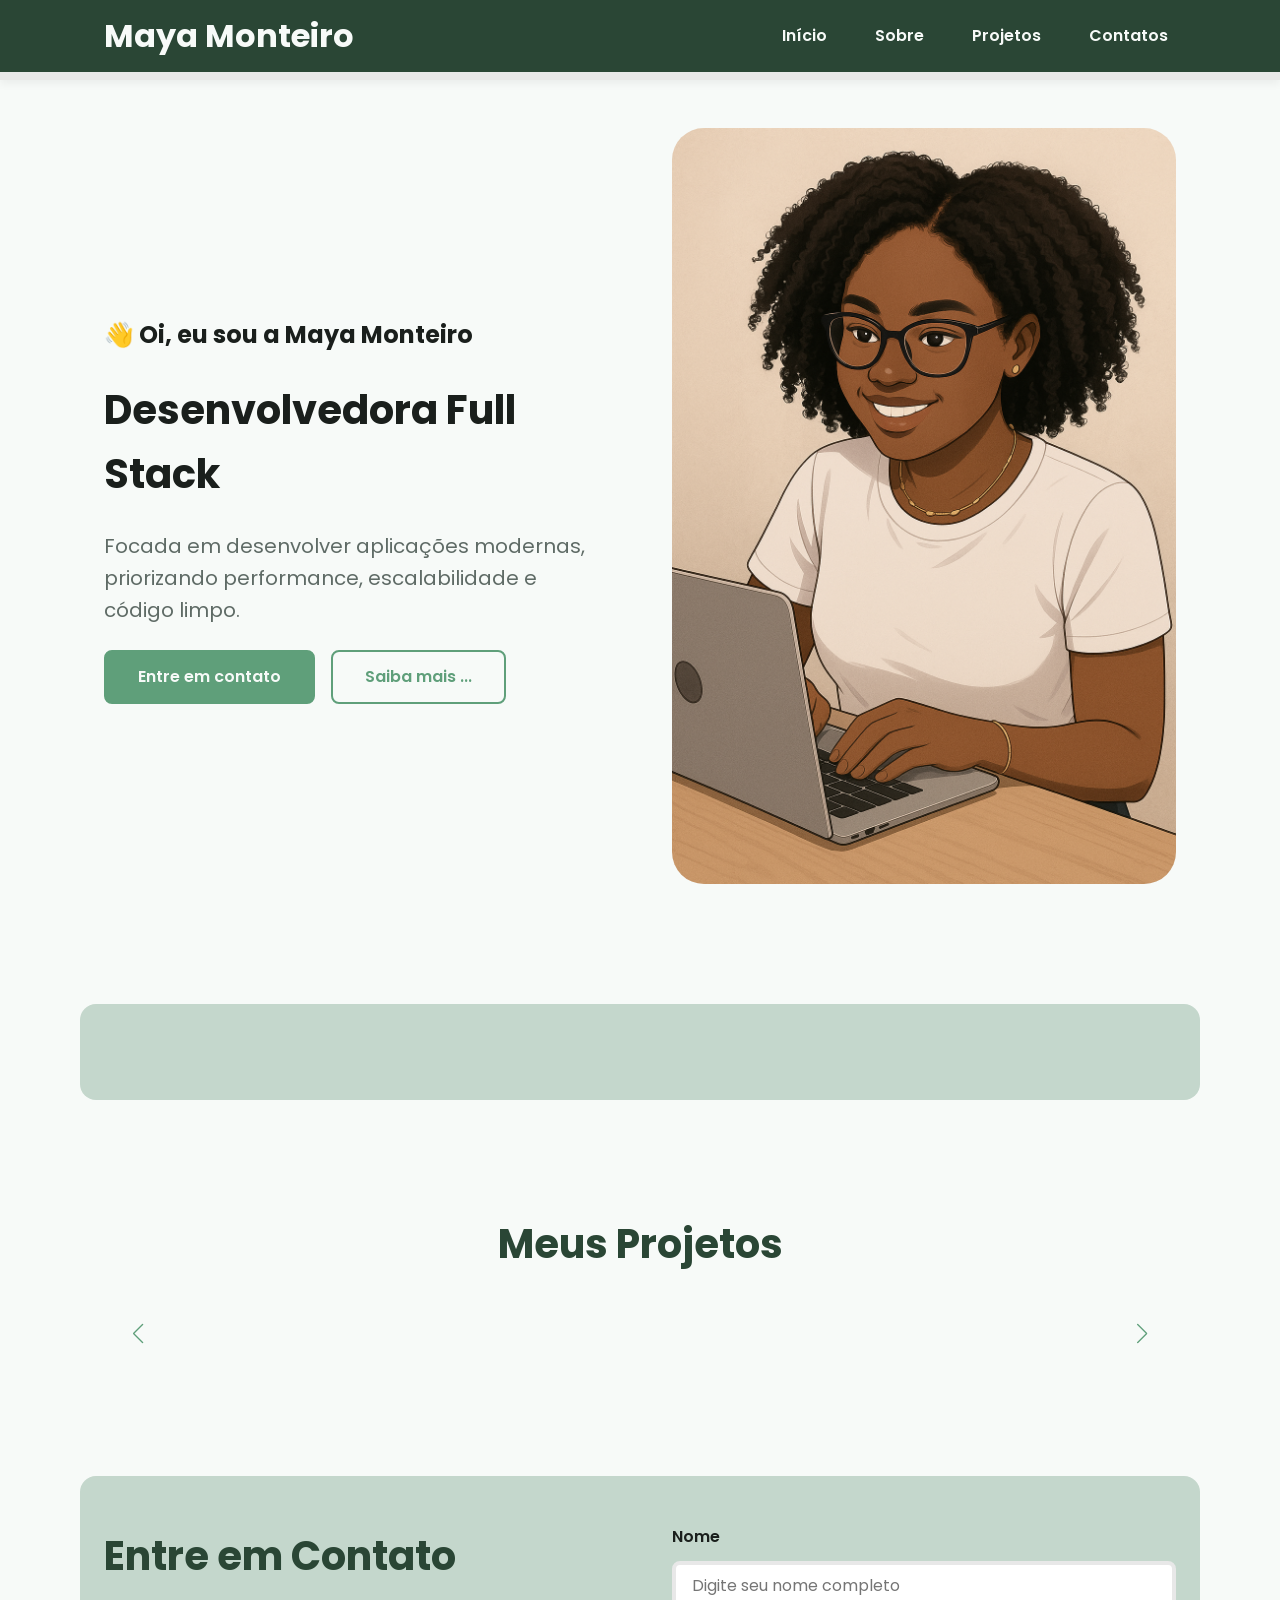
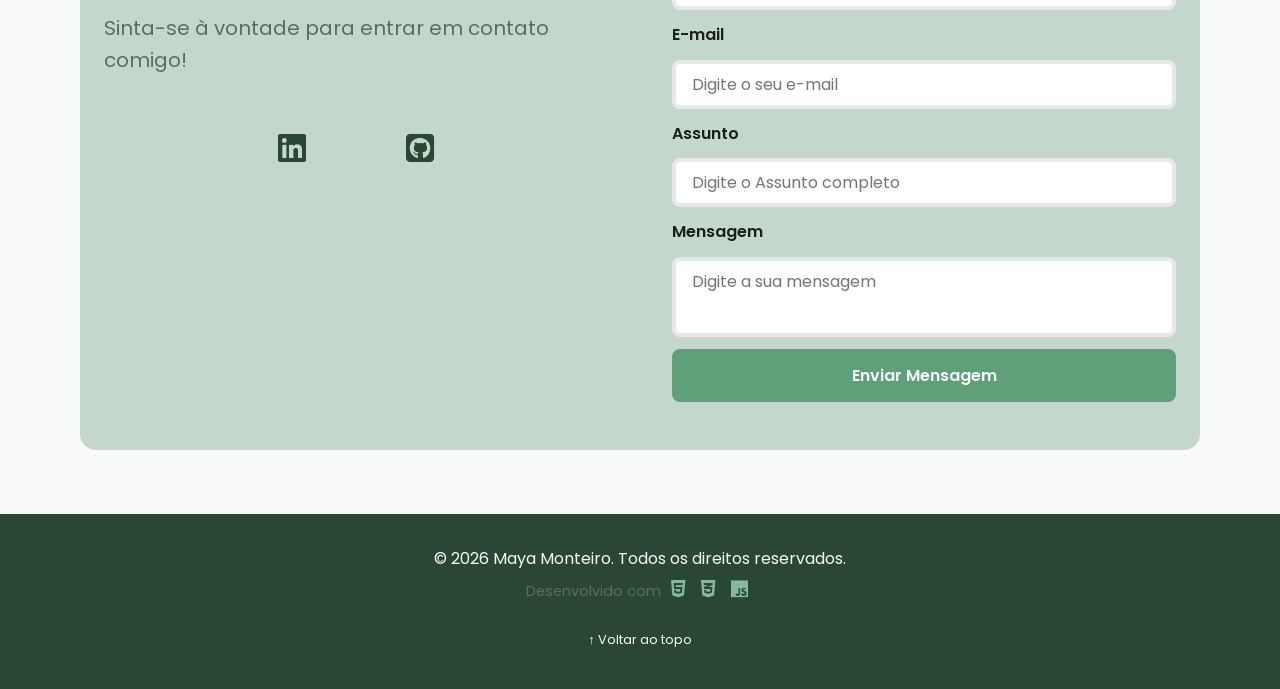
<file: index.html>
<!doctype html>
<html lang="pt-br">

<head>

    <!-- Fontes do Google -->
    <link rel="preconnect" href="https://fonts.googleapis.com">
    <link rel="preconnect" href="https://fonts.gstatic.com" crossorigin>

    <!-- Fonte do Google - Poppins -->
    <link href="https://fonts.googleapis.com/css2?family=Poppins&display=swap" rel="stylesheet">

    <!-- Font Awesome -->
    <link rel="stylesheet" href="https://cdnjs.cloudflare.com/ajax/libs/font-awesome/6.5.0/css/all.min.css">

    <!-- SWIPER CSS -->
    <link rel="stylesheet" href="https://cdn.jsdelivr.net/npm/swiper@11/swiper-bundle.min.css">

    <meta charset="UTF-8" />
    <meta name="viewport" content="width=device-width, initial-scale=1.0" />
    <meta name=" author" content="Maya Monteiro" />
    <meta name="description"
        content="Blog Pessoal Maya Monteiro, desenvolvedor Full Stack especializado em criar experiências digitais incríveis. Conheça meus projetos e entre em contato." />
    <meta name="robots" content="index,follow" />

    <link rel="icon" type="image/svg+xml" href="./assets/img/favicon.svg" />

    <link rel="stylesheet" href="./assets/css/style.css">

    <title>Mayara Monteiro</title>
</head>

<body id="topo">
    <!-- Cabeçalho -->
    <header>

        <div class="menu-content">
            <!-- Título -->
            <a href="index.html" id="titulo">Maya Monteiro</a>

            <!-- Navegação MENU -->
            <nav>
                <ul class="menu-list">
                    <li><a href="#hero">Início</a></li>
                    <li><a href="#about">Sobre</a></li>
                    <li><a href="#projects">Projetos</a></li>
                    <li><a href="#contact">Contatos</a></li>
                </ul>
            </nav>

        </div>

    </header>

    <!-- Seção Principal -->
    <main>

        <!--HERO-->
        <section id="hero" class="section-container hero-container">

            <article class="hero-content">
                <span>👋 Oi, eu sou a Maya Monteiro</span>
                <h1>Desenvolvedora Full Stack</h1>
                <p>Focada em desenvolver aplicações modernas,
                    priorizando performance, escalabilidade e código limpo.</p>

                <div class="buttons-container">
                    <a href="#contact" class="botao">Entre em contato</a>
                    <a href="#about" class="botao-outline"> Saiba mais ...</a>
                </div>
            </article>

            <!-- Img HERO -->
            <figure class="hero-image">
                <picture>
                    <!-- Mobile -->
                    <source media="(max-width: 480px)" srcset="./assets/img/Mayara-TI-horizontal.png">

                    <!-- Web -->
                    <img src="./assets/img/Mayara-TI.png" alt="Foto do autor do site" class="float-animation">
                </picture>

            </figure>
        </section>

        <!--ABOUT-->
        <section id="about" class="section-container about-container">


        </section>

        <!--PROJECTS-->
        <section id="projects" class="section-container projects-container">

            <h2>Meus Projetos</h2>

            <!-- Swiper Container -->
            <div class="swiper projects-swiper">
                <div class="swiper-wrapper">
                </div>

                <!-- Botões de Navegação -->
                <div class="swiper-button-prev"></div>
                <div class="swiper-button-next"></div>

                <!-- paginação -->
                <div class="swiper-pagination"></div>
            </div>
        </section>

        <!--CONTACT-->
        <section id="contact" class="section-container contact-container">

            <!-- Redes adicionais -->

            <article class="contact-info">
                <h2> Entre em Contato</h2>
                <p>Sinta-se à vontade para entrar em contato comigo!</p>

                <div class="social-container">
                    <a href="#" target="_blank" class="social-icon" aria-label="Linkedin">
                        <i class="fa-brands fa-linkedin"></i>

                    </a>

                    <a href="#" target="_blank" class="social-icon" aria-label="GitHub">
                        <i class="fa-brands fa-square-github"></i>
                    </a>
                </div>
            </article>

            <!-- Formulário de Contato -->
            <form id="formulario" action="https://formsubmit.co/79f89d1d0f115ae3ab9b73da77f4c73d" method="POST">

                <input type="hidden" name="_next" value="https://dev-portfolio-eight-chi.vercel.app/success.html">
                <input type="hidden" name="_captcha" value="false">

                <label for="nome">Nome</label>
                <input id="nome" name="nome" type="text" placeholder="Digite seu nome completo">
                <span id="erro-nome"></span>

                <label for="email">E-mail</label>
                <input id="email" name="email" type="text" placeholder="Digite o seu e-mail">
                <span id="erro-email"></span>

                <label for="assunto">Assunto</label>
                <input id="assunto" name="assunto" type="text" placeholder="Digite o Assunto completo">
                <span id="erro-assunto"></span>

                <label for="mensagem">Mensagem</label>
                <textarea id="mensagem" name="mensagem" placeholder="Digite a sua mensagem"></textarea>
                <span id="erro-mensagem"></span>

                <button class="botao" type="submit">Enviar Mensagem</button>

            </form>
        </section>


    </main>

    <!-- Rodapé -->
    <footer class="footer">
        <div class="footer-bottom">

            <div class="footer-divisao"></div>

            <div class="footer-bottom-content">

                <p>&copy; 2026 Maya Monteiro. Todos os direitos reservados.</p>

                <p class="footer-dev">
                    Desenvolvido com
                    <i class="fa-brands fa-html5"></i>
                    <i class="fa-brands fa-css3-alt"></i>
                    <i class="fa-brands fa-js"></i>
                </p>

                <a href="#topo" class="footer-topo">↑ Voltar ao topo</a>

            </div>
        </div>
    </footer>

    <!-- JS PRINCIPAL DA PÁGINA -->
    <script src="./assets/js/script.js"></script>
    <!-- SWIPER JS -->
    <script src="https://cdn.jsdelivr.net/npm/swiper@11/swiper-bundle.min.js"></script>
</body>

</html>
</file>
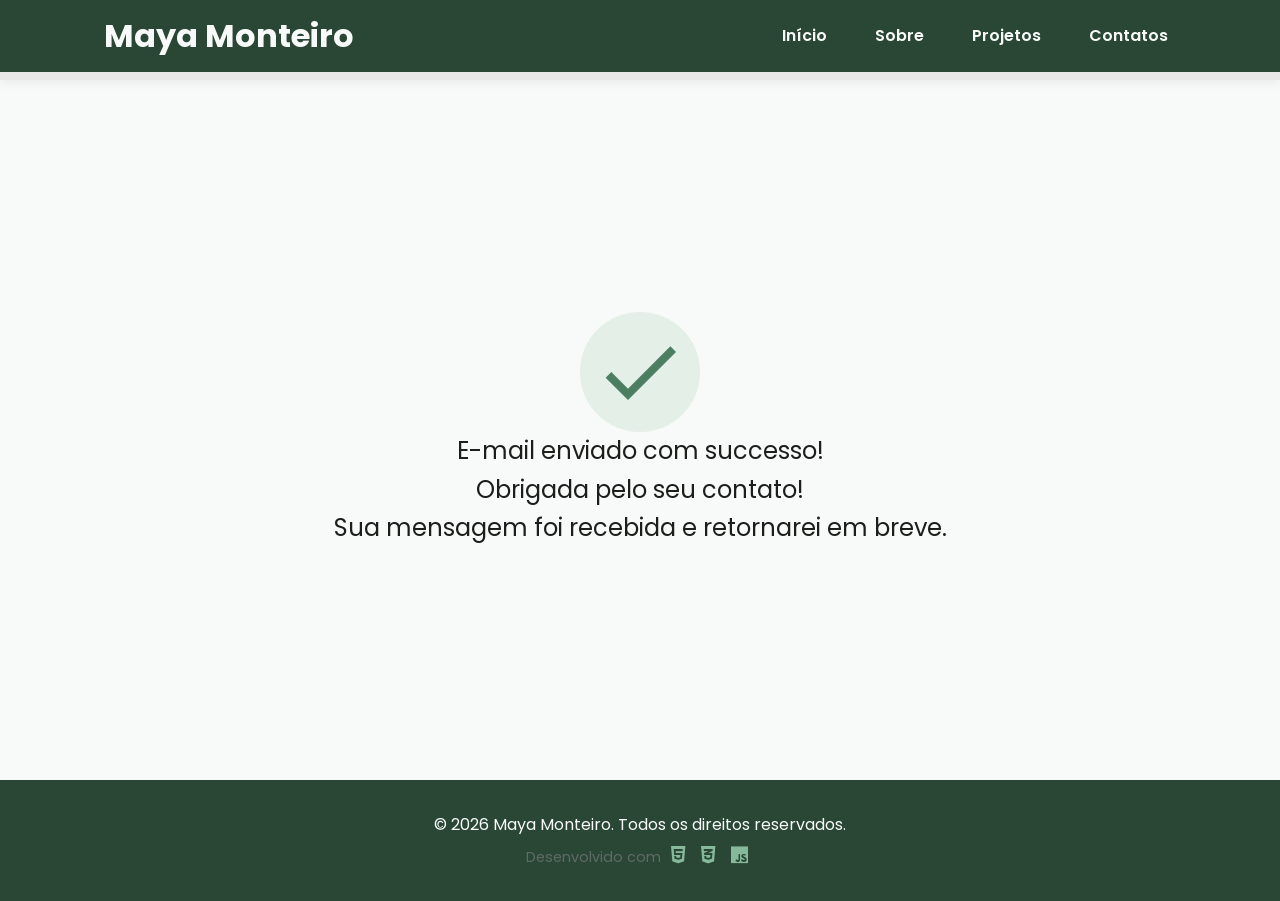
<file: success.html>
<!doctype html>
<html lang="pt-br">

<head>
    <!-- Fontes do Google -->
    <link rel="preconnect" href="https://fonts.googleapis.com">
    <link rel="preconnect" href="https://fonts.gstatic.com" crossorigin>

    <!-- Fonte do Google - Poppins -->
    <link href="https://fonts.googleapis.com/css2?family=Poppins&display=swap" rel="stylesheet">

    <!-- Font Awesome -->
    <link rel="stylesheet" href="https://cdnjs.cloudflare.com/ajax/libs/font-awesome/6.5.0/css/all.min.css">

    <meta charset="UTF-8" />
    <meta name="viewport" content="width=device-width, initial-scale=1.0" />
    <meta name=" author" content="Maya Monteiro" />
    <meta name="description"
        content="Blog Pessoal Maya Monteiro, desenvolvedor Full Stack especializado em criar experiências digitais incríveis. Conheça meus projetos e entre em contato." />
    <meta name="robots" content="index,follow" />

    <link rel="icon" type="image/svg+xml" href="./assets/img/favicon.svg" />

    <link rel="stylesheet" href="./assets/css/style.css">

    <title>Maya Monteiro</title>
</head>
</head>

<body>
    <!-- Cabeçalho -->
    <header>

        <div class="menu-content">
            <!-- Título -->
            <a href="index.html" id="titulo">Maya Monteiro</a>

            <!-- Navegação MENU -->
            <nav>
                <ul class="menu-list">
                    <li><a href="index.html">Início</a></li>
                    <li><a href="index.html#about">Sobre</a></li>
                    <li><a href="index.html#projects">Projetos</a></li>
                    <li><a href="index.html#contact">Contatos</a></li>
                </ul>
            </nav>
        </div>
    </header>

    <main>
        <section class="success-container">
            <article class="success-content">
                <figure class="success-icon">
                    <img src="./assets/img/success.svg" alt="successo" class="float-animation" />
                </figure>
            </article>

            <h1>E-mail enviado com successo!</h1>
            <h2 class="success-texto">
                Obrigada pelo seu contato! <br>
                Sua mensagem foi recebida e retornarei em breve.
            </h2>

        </section>
    </main>

    <!-- Rodapé -->
    <footer class="footer">
        <div class="footer-bottom">

            <div class="footer-divisao"></div>

            <div class="footer-bottom-content">

                <p>&copy; 2026 Maya Monteiro. Todos os direitos reservados.</p>

                <p class="footer-dev">
                    Desenvolvido com
                    <i class="fa-brands fa-html5"></i>
                    <i class="fa-brands fa-css3-alt"></i>
                    <i class="fa-brands fa-js"></i>
                </p>


            </div>
        </div>
    </footer>
</body>

</html>
</file>
<file: assets/css/style.css>
/*
========================
    RESET NAVEGADOR 
========================
*/

* {
    margin: 0;
    padding: 0;
    box-sizing: border-box;
    font-family: 'Poppins', sans-serif;
    font-weight: 400;
    text-decoration: none;
    outline: none
}

/* Variáveis */
:root {

    /* Paleta de Cores - Green (suave) */
    --green-50: #f2f7f4;
    --green-100: #e3efe7;
    --green-200: #c7dfd0;
    --green-300: #a9cfb7;
    --green-400: #86b89a;
    --green-500: #5f9f7a;
    --green-600: #4c8062;
    --green-700: #3a624b;
    --green-800: #2a4635;
    --green-900: #1a2b21;
    --green-950: #0e1712;

    /* Cores Neutras */
    --gray-200: #e8e8e8;
    --gray-400: #5f6b66;
    --black: #1a1f1c;
    --white: #f7faf8;

    /* Cores de Estado */
    --error: #e63946;

    /* Sombras */
    --shadow-sm: 0 0.25rem 0.5rem rgba(0, 0, 0, 0.05);
    --shadow-md: 0 0.25rem 0.75rem rgba(95, 159, 122, 0.25);
    --shadow-lg: 0 0.5rem 1.5rem rgba(95, 159, 122, 0.18);

    /* Espaçamentos */
    --spacing-xs: 0.5rem;
    --spacing-sm: 1rem;
    --spacing-md: 1.5rem;
    --spacing-lg: 2rem;
    --spacing-xl: 3rem;
    --spacing-2xl: 4rem;

    /* Tamanhos de Fonte */
    --text-sm: 0.75rem;
    --text-base: 1rem;
    --text-lg: 1.25rem;
    --text-xl: 1.5rem;
    --text-2xl: 2rem;
    --text-3xl: 2.5rem;

    /* Border Radius */
    --radius-sm: 0.25rem;
    --radius-md: 0.5rem;
    --radius-lg: 1rem;
    --radius-xl: 2rem;
    --radius-full: 50%;

    /* Animação */
    --transition-default: all 0.3s ease;
}



html {
    scroll-behavior: smooth;
}

body {
    display: flex;
    flex-direction: column;
    min-height: 100vh;
    background-color: var(--white);
    line-height: 1.6;
    color: var(--black);
}

/*
========================
        MAIN 
========================
*/
main {
    flex: 1;
}

/* 
========================
        SECTION 
========================
(Configurações das Seções)
*/

.section-container {
    max-width: 70rem;
    margin: 0 auto;
    padding: var(--spacing-xl) var(--spacing-md);
    scroll-margin-top: 6rem;
}

/* 
========================
        BOTÃO 
========================
*/

.buttons-container {
    display: flex;
    gap: var(--spacing-sm);
}

.botao,
.botao-outline {
    display: inline-block;
    padding: 0.75rem 2rem;
    border: 0.15rem solid transparent;
    border-radius: var(--radius-md);
    font-size: var(--text-base);
    font-weight: 600;
    text-align: center;
    cursor: pointer;
    transition: var(--transition-default);
}

.botao {
    border-color: var(--green-500);
    background-color: var(--green-500);
    color: var(--white);
}

.botao:hover {
    border-color: var(--green-800);
    background-color: var(--green-800);
    box-shadow: var(--shadow-md);
    transform: translateY(-0.25rem);
}

.botao-outline {
    border-color: var(--green-500);
    background-color: transparent;
    color: var(--green-500);
}

.botao-outline:hover {
    border-color: var(--green-500);
    background-color: var(--green-500);
    color: var(--white);
    transform: translateY(-0.25rem);
}

/* Botões pequenos - Card Projetos */

.botao.botao-sm,
.botao-outline.botao-sm {
    min-width: 6rem;
    padding: 0.25rem var(--spacing-sm);
    border-width: 0.125rem;
    border-radius: 0.25rem;
    font-size: var(--text-sm);
}

/* 
========================
        HEADER  
========================
(Cabeçalho + Menu)
*/

header {
    position: sticky;
    top: 0;
    z-index: 1000;
    width: 100%;
    height: 5rem;
    border-bottom: var(--spacing-xs) solid var(--gray-200);
    box-shadow: var(--shadow-sm);
    background-color: var(--green-800);
}

header a {
    font-weight: 600;
    color: var(--white);
    transition: color 0.3s ease;
}

header a:hover {
    color: var(--green-100);
}

#titulo {
    font-size: var(--text-2xl);
    font-weight: 700;
}

.menu-content {
    display: flex;
    justify-content: space-between;
    align-items: center;
    max-width: 70rem;
    height: 100%;
    margin: 0 auto;
    padding: 0 var(--spacing-md);
}

.menu-list {
    display: flex;
    gap: var(--spacing-lg);
    list-style: none;
}

.menu-list a {
    padding: var(--spacing-xs);
}

/* 
========================
        HERO 
========================
*/
.hero-container {
    display: flex;
    align-items: center;
    gap: var(--spacing-2xl);
    min-height: calc(100vh - 5rem);
}

.hero-content {
    display: flex;
    flex: 1;
    flex-direction: column;
    gap: var(--spacing-md);

}

.hero-content span {
    font-size: var(--text-xl);
    font-weight: 700;
}

.hero-content h1 {
    font-size: var(--text-3xl);
    font-weight: 700;
}

.hero-content p,
.about-content p,
.contact-info p {
    font-size: var(--text-lg);
    color: var(--gray-400);
}

.hero-image {
    display: flex;
    flex: 1;
    justify-content: center;
}

.hero-image img {
    width: 100%;
    max-width: 100%;
    border-radius: var(--radius-xl);
}

/* 
========================
    ANIMAÇÃO FLUTUANTE
========================
*/

@keyframes float {

    0%,
    100% {
        transform: translateY(0);
    }

    50% {
        transform: translateY(-1.25rem);
    }

}

/* Usa animação */
.float-animation {
    animation: float 3s ease-in-out infinite;
}


/* 
========================
        ABOUT 
========================
*/

.about-container {
    display: flex;
    align-items: center;
    gap: var(--spacing-2xl);
    margin: var(--spacing-2xl) auto;
    border-radius: var(--radius-lg);
    background-color: #c4d7cc;
}

.about-image {
    flex: 0 0 17.5rem;
}

.about-image img {
    width: 100%;
    border: 0.35rem solid var(--green-500);
    border-radius: var(--radius-full);
    box-shadow: var(--shadow-lg);
}

.about-content h2,
.projects-container h2,
.contact-info h2 {
    margin-bottom: var(--spacing-md);
    font-size: var(--text-3xl);
    font-weight: 700;
    color: var(--green-800);
}

.about-content p {
    margin-bottom: var(--spacing-sm);
    text-align: justify;
}

.about-buttons-data {
    display: flex;
    justify-content: space-between;
    align-items: center;
    gap: var(--spacing-lg);
    margin-top: var(--spacing-lg);
}

.about-buttons-data .botao {
    margin-right: auto;
}

.data-container {
    display: flex;
    gap: var(--spacing-lg);
    margin-top: 0;
}

.data-item {
    display: flex;
    flex-direction: column;
    align-items: center;
}

.data-number {
    font-size: var(--text-xl);
    font-weight: 700;
    text-align: center;
    color: var(--green-500);
}

.data-label {
    font-size: var(--text-base);
    text-align: center;
    color: var(--gray-400);
}


/* 
========================
        PROJECTS 
========================
*/

.projects-container {
    scroll-margin-top: 3rem;
    margin: var(--spacing-2xl) auto;
    text-align: center;
}

.projects-swiper {
    position: relative;
    width: 100%;
    padding: var(--spacing-sm) var(--spacing-xl) var(--spacing-xl);
    overflow: hidden;
}

/* Card Projetos */

.project-card {
    display: flex;
    flex-direction: column;
    width: 100%;
    height: 100%;
    border: 0.15rem solid var(--gray-200);
    border-radius: var(--radius-lg);
    background-color: var(--white);
    box-shadow: var(--shadow-sm);
    overflow: hidden;
    transition: var(--transition-default);
}

.project-card:hover {
    box-shadow: var(--shadow-lg);
}

.project-image {
    display: flex;
    justify-content: center;
    align-items: center;
    width: 100%;
    height: 10rem;
    background: linear-gradient(135deg, var(--green-50) 0%, var(--green-100) 100%);
}

.project-image img {
    width: 75%;
    height: 75%;
    max-width: 7rem;
    max-height: 7rem;
    object-fit: contain;
    transition: transform 0.3s ease;
}

.project-content {
    display: flex;
    flex: 1;
    flex-direction: column;
    padding: var(--spacing-md);
    text-align: left;
}

.project-content h3 {
    margin-bottom: 0.75rem;
    font-size: var(--text-lg);
    font-weight: 700;
}

.project-content p {
    flex: 1;
    margin-bottom: var(--spacing-sm);
    font-size: var(--text-base);
    color: var(--gray-400)
}

.project-tags {
    display: flex;
    flex-wrap: wrap;
    gap: var(--spacing-xs)
}

.tag {
    padding: 0.375rem 0.75rem;
    border-radius: var(--radius-sm);
    background-color: var(--green-100);
    font-size: var(--text-sm);
    font-weight: 600;
    color: var(--green-800);
}

.project-buttons {
    display: flex;
    justify-content: center;
    align-items: center;
    gap: 0.75rem;
    margin-top: var(--spacing-sm);
}

/* 
========================
        SWIPER 
========================
*/

.swiper-wrapper {
    align-items: stretch;
}

.swiper-slide {
    display: flex;
    height: auto;
}

/* Botões do Swiper (navegação) */
.swiper-button-next,
.swiper-button-prev {
    width: 3rem;
    height: 3rem;
}

.swiper-button-next:after,
.swiper-button-prev:after {
    font-size: var(--text-lg);
    color: var(--green-500);
}

.swiper-button-next:hover:after,
.swiper-button-prev:hover:after {
    color: var(--green-800);
}

/* Indicadores de paginação */
.swiper-pagination-bullet {
    width: 0.75rem;
    height: 0.75rem;
    background-color: var(--gray-200);
    opacity: 1;
}

.swiper-pagination-bullet-active {
    width: var(--spacing-lg);
    border-radius: var(--radius-sm);
    background-color: var(--green-500);
}

/* 
========================
        CONTACT 
========================
*/

.contact-container {
    display: grid;
    grid-template-columns: 1fr 1fr;
    gap: var(--spacing-2xl);
    background-color: #c4d7cc;
    border-radius: var(--radius-lg);
    margin-bottom: var(--spacing-2xl);

}

/*Redes Sociais*/

.contact-info h2 {
    margin-bottom: var(--spacing-md);
}

.contact-info p {
    margin-bottom: var(--spacing-lg);
}

.social-container {
    display: flex;
    justify-content: center;
    gap: var(--spacing-xl);
}

.social-icon {
    width: 5rem;
    height: 5rem;
    padding: 0.75rem;
    border-radius: var(--radius-md);
    transition: var(--transition-default);
    display: flex;
    align-items: center;
    justify-content: center;

}

.social-icon i {
    font-size: 2rem;
    color: var(--green-800);
    transition: 0.3s ease;

}

.social-icon i:hover {
    color: var(--green-500);
}

/* 
========================
    FORMULÁRIO CONTATO 
========================
*/

form {
    display: flex;
    flex-direction: column;
    gap: 0.75rem;
}

form label {
    font-size: var(--text-base);
    font-weight: 600;
}

form input,
form textarea {
    width: 100%;
    padding: 0.5rem var(--spacing-sm);
    border: 0.25rem solid var(--gray-200);
    border-radius: var(--radius-md);
    font-family: inherit;
    font-size: var(--text-base);
    transition: border-color 0.3 ease;
}

form input:focus,
form textarea:focus {
    border-color: var(--green-500)
}

form textarea {
    min-height: 5rem;
    resize: none;
}

form span {
    margin-top: -0.75rem;
    font-size: var(--text-sm);
    color: var(--error);
}

/* 
========================
        FOOTER 
========================
*/


.footer {
    background-color: var(--green-800);
    color: var(--white);
    padding: var(--spacing-lg) 0;
}


.footer-bottom-content {
    display: flex;
    flex-direction: column;
    /* empilha */
    align-items: center;
    gap: 0.5rem;
    text-align: center;
}

.footer-dev {
    font-size: 0.9rem;
    color: var(--gray-400);
}

.footer-dev i {
    margin: 0 6px;
    font-size: 1.2rem;
    color: var(--green-400);
    transition: 0.3s;
}

.footer-dev i:hover {
    color: var(--white);
    transform: scale(1.2);
}

.footer-topo {
    margin-top: 0.8rem;
    padding: 0.4rem 0.8rem;
    border-radius: 999px;
    border: 1px solid var(--gray-600);
    color: var(--gray-300);
    text-decoration: none;
    font-size: 0.8rem;
    transition: 0.3s;
}

.footer-topo:hover {
    background-color: var(--green-500);
    color: white;
    border-color: transparent;
}

/* 
========================
    PÁGINA SUCCESS 
========================
*/

.success-container {
    display: flex;
    flex-direction: column;
    justify-content: center;
    align-items: center;
    width: 100%;
    min-height: calc(100vh - 12.5rem);
    padding: var(--spacing-xl) var(--spacing-md);
}

.success-content {
    display: flex;
    flex-direction: column;
    align-items: center;
    gap: var(--spacing-md);
    max-width: 37.5rem;
    text-align: center;
}

.success-content h1 {
    font-size: var(--text-3xl);
    font-weight: 700;
    color: var(--green-800);
}

.success-content h2 {
    font-size: var(--text-lg);
    color: var(--gray-400);
}

.success-texto {
    text-align: center;
}

.success-icon {
    display: flex;
    align-items: center;
    justify-content: center;
    width: 7.5rem;
    height: 7.5rem;
    border-radius: var(--radius-full);
    background-color: var(--green-100);
}

.success-icon img {
    width: 6rem;
    height: 6rem;
    filter: brightness(0) saturate(100%) invert(46%) sepia(11%) saturate(1176%) hue-rotate(93deg) brightness(94%) contrast(94%);
}

/* 
========================
RESPONSIVIDADE TABLET
========================
*/
@media screen and (max-width: 1024px) {

    /* Layout */
    .section-container {
        padding: var(--spacing-lg) var(--spacing-md);
    }

    /* Tipografia */
    .section-container h1 {
        font-size: var(--text-3xl);
    }

    .section-container h2 {
        font-size: var(--text-2xl);
    }

    .section-container p  {
        font-size: var(--text-base);
    }

    .section-container span {
        font-size: var(--text-lg);
    }

    .success-content h1 {
        font-size: var(--text-3xl);
    }

    .success-content h2 {
        font-size: var(--text-lg); 
    }

    /* Header */
    #titulo {
        font-size: var(--text-xl); 
    }

    /*Oculta menu*/
    @media (max-width: 768px) {
        .menu-list {
            display: none;
        }
    }

    /* Hero*/
    .hero-container {
        flex-direction: column-reverse;
        gap: var(--spacing-lg);
        min-height: 60vh;
        text-align: center;
    }

    .hero-content,
    .hero-image {
        width: 90%;
    }

    .hero-image img {
        object-fit: cover;
    }

    .buttons-container {
        justify-content: center;
        width: 100%;
    }

    .hero-container .botao,
    .hero-container .botao-outline {
        padding: 0.75rem 1.5rem;
        font-size: var(--text-base);
        white-space: nowrap;
    }

    /* About*/
    .about-container {
        flex-direction: column;
        gap: var(--spacing-md);
        margin: var(--spacing-lg);
        padding: var(--spacing-lg);
    }

    .about-image {
        flex: 0 0 auto;
        width: 100%;
        display: flex;
        justify-content: center;
    }

    .about-image img {
        max-width: 16rem;
        width: 100%;
    }

    .about-content {
        width: 100%;
    }

    .about-buttons-data {
        flex-direction: column;
        gap: var(--spacing-md);
        align-items: stretch;
    }

    .about-buttons-data .botao {
        margin-right: 0;
    }

    .data-container {
        justify-content: center;
        width: 100%;
    }

    /* Projects*/
    .projects-container {
        margin: var(--spacing-lg) auto 0;
    }

    .projects-swiper {
        margin: 0;
        padding: var(--spacing-sm) var(--spacing-lg) 2.5rem;
    }

    .project-card {
        width: 100%;
        height: 30rem;
        min-height: 30rem;
        max-height: 30rem;
        max-width: 100%;
    }

    .project-content {
        display: flex;
        flex-direction: column;
        justify-content: space-between;
        height: 100%;
    }

    .project-content p {
        flex: 1;
        overflow: hidden;
    }

    .project-tags {
        min-height: 2.5rem;
        align-items: flex-start;
    }

    .swiper-wrapper {
        align-items: stretch;
    }

    .swiper-slide {
        display: flex;
        justify-content: center;
        align-items: stretch;
        height: auto;
    }

    .swiper-button-next,
    .swiper-button-prev {
        display: none;
    }

    /* Contact*/
    .contact-container {
        grid-template-columns: 1fr;
        gap: var(--spacing-lg);
        width: 90%;
        margin: 0 auto;
    }

    /* Success*/
    .success-container {
        padding: var(--spacing-xl) var(--spacing-md);
        min-height: calc(100vh - 10rem);
    }

    .success-content {
        gap: var(--spacing-lg);
        max-width: 35rem;
    }

    .success-icon {
        width: 6rem;
        height: 6rem;
    }

    .success-icon img {
        width: 5rem;
        height: 5rem;
    }
}

/* 
========================
RESPONSIVIDADE CELULAR
========================
*/

@media screen and (max-width: 480px) {
    .section-container {
        padding: var(--spacing-md) var(--spacing-sm);

    }

    .section-container h1 {
        font-size: var(--text-xl);
    }

    .section-container h2 {
        font-size: var(--text-lg);
    }

    .section-container span {
        font-size: var(--text-lg);
    }

    header {
        border-bottom: none;
        box-shadow: var(--shadow-lg);
    }

    /*Menu*/
    .menu-content {
        justify-content: center;
    }

    #titulo {
        font-size: var(--text-xl);
    }

    .menu-list {
        display: none;
    }

    /* Hero */
    .hero-container {
        flex-direction: column-reverse;
        gap: var(--spacing-xs);
        padding-top: var(--spacing-lg);
    }

    .hero-content {
        gap: var(--spacing-xs);
        width: 100%;
    }

    .buttons-container {
        gap: 0.75rem;
        width: 100%;
    }

    .buttons-container .botao,
    .buttons-container .botao-outline {
        padding: 0.75rem 1rem;
        font-size: var(--text-base);
        white-space: nowrap;
    }

    .hero-image {
        width: 100%;
    }

    .hero-image img {
        width: 100%;
        max-width: 22rem;
    }

    /*About*/

    .about-container {
        flex-direction: column;
        margin: var(--spacing-lg) 0.5rem;
        padding: var(--spacing-md);
    }

    .about-image img {
        max-width: 50rem;
    }

    .about-content {
        width: 100%;
    }

    .about-buttons-data {
        flex-direction: column;
        align-items: stretch;
        gap: var(--spacing-md);
    }

    .about-buttons-data .botao,
    .about-buttons-data .botao-outline {
        width: 100%;
        padding: 0.75rem var(--spacing-lg);
        font-size: var(--text-base);
        text-align: center;
        margin-bottom: var(--spacing-sm);
    }

    .data-container {
        justify-content: center;
        width: 100%;
    }

    .data-number {
        font-size: var(--text-lg);
    }

    .data-label {
        font-size: var(--text-sm);
    }

    /*Project*/

    .section-container.projects-container {
        margin: 0 auto;
    }

    /* .project-tags{
        display: ;
    } */

    .projects-swiper {
        padding: 0 var(--spacing-xl);
    }

    /*Contact*/

    .contact-container {
        grid-template-columns: 1fr;
        gap: var(--spacing-lg);
        width: 100%;
        margin: 0 auto;
    }

    .contact-info {
        width: 100%;
        align-items: center;
        text-align: center;
    }

    form {
        width: 100%;
    }
}
</file>
